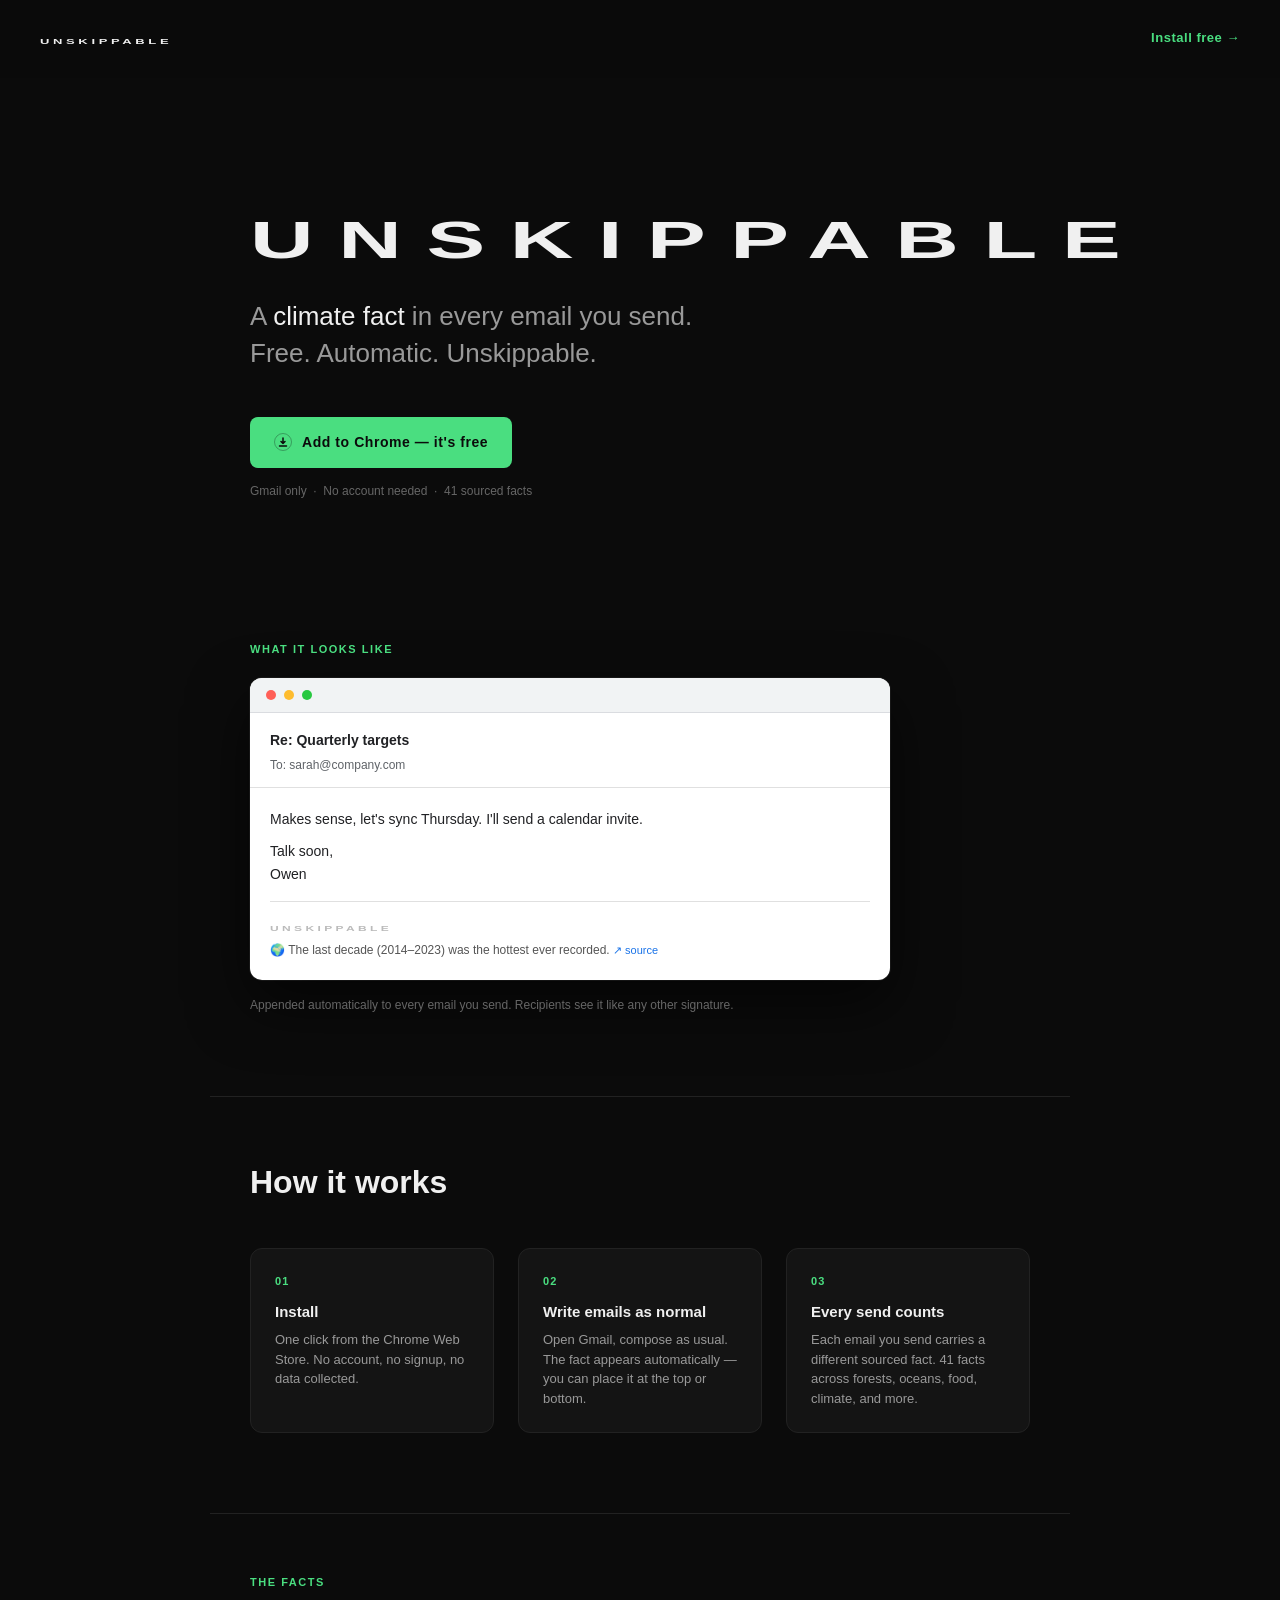
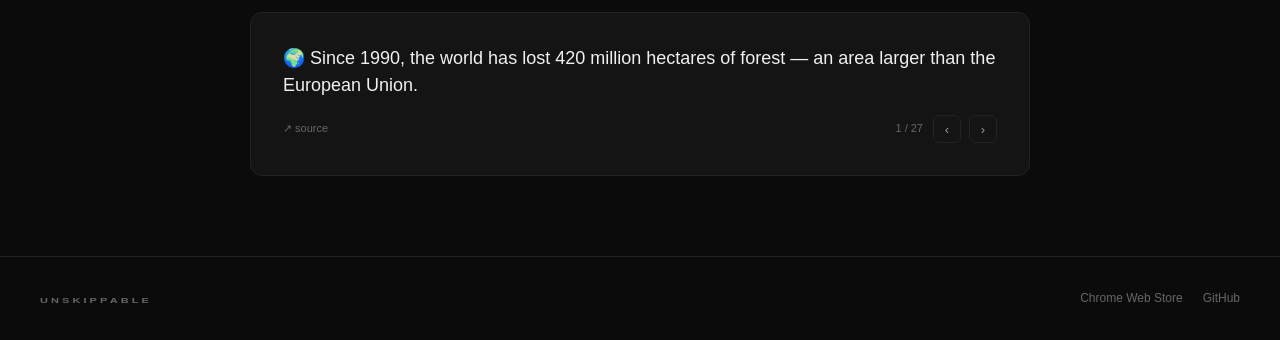
<file: index.html>
<!DOCTYPE html>
<html lang="en">
<head>
  <meta charset="UTF-8">
  <meta name="viewport" content="width=device-width, initial-scale=1.0">
  <title>Unskippable Climate</title>
  <meta name="description" content="A climate fact in every email you send. Free Chrome extension for Gmail.">
  <style>
    *, *::before, *::after { box-sizing: border-box; margin: 0; padding: 0; }

    :root {
      --bg: #0b0b0b;
      --surface: #141414;
      --border: #222;
      --text: #f0f0f0;
      --muted: #666;
      --dim: #999;
      --green: #4ade80;
      --green-dim: #16a34a;
    }

    html { scroll-behavior: smooth; }

    body {
      background: var(--bg);
      color: var(--text);
      font-family: Arial, 'Helvetica Neue', sans-serif;
      line-height: 1.6;
      -webkit-font-smoothing: antialiased;
    }

    /* ── WORDMARK ── */
    .wordmark {
      font-family: 'Arial Black', Impact, 'Helvetica Neue', Arial, sans-serif;
      font-weight: 900;
      letter-spacing: 0.28em;
      text-transform: uppercase;
      display: inline-block;
      transform: scaleY(0.58);
      transform-origin: bottom left;
      line-height: 1;
    }

    /* ── NAV ── */
    nav {
      display: flex;
      align-items: center;
      justify-content: space-between;
      padding: 28px 40px;
      position: sticky;
      top: 0;
      z-index: 100;
      background: rgba(11,11,11,0.88);
      backdrop-filter: blur(12px);
      border-bottom: 1px solid transparent;
      transition: border-color 0.3s;
    }

    nav.scrolled { border-color: var(--border); }

    .nav-wordmark { font-size: 13px; color: var(--text); }

    .nav-install {
      font-size: 13px;
      font-weight: bold;
      color: var(--green);
      text-decoration: none;
      letter-spacing: 0.04em;
      transition: opacity 0.15s;
    }
    .nav-install:hover { opacity: 0.7; }

    /* ── HERO ── */
    .hero {
      padding: 100px 40px 80px;
      max-width: 860px;
      margin: 0 auto;
    }

    .hero-wordmark {
      font-size: clamp(42px, 9vw, 88px);
      color: var(--text);
      margin-bottom: 32px;
      display: block;
    }

    .hero-tagline {
      font-size: clamp(18px, 3vw, 26px);
      color: var(--dim);
      max-width: 520px;
      margin-bottom: 44px;
      line-height: 1.45;
      font-weight: normal;
    }

    .hero-tagline em {
      color: var(--text);
      font-style: normal;
    }

    .btn-install {
      display: inline-flex;
      align-items: center;
      gap: 10px;
      background: var(--green);
      color: #0b0b0b;
      font-size: 14px;
      font-weight: bold;
      letter-spacing: 0.04em;
      padding: 14px 24px;
      border-radius: 8px;
      text-decoration: none;
      transition: opacity 0.15s, transform 0.15s;
    }
    .btn-install:hover { opacity: 0.88; transform: translateY(-1px); }

    .btn-install svg { flex-shrink: 0; }

    .hero-sub {
      margin-top: 14px;
      font-size: 12px;
      color: var(--muted);
    }

    /* ── DEMO ── */
    .demo {
      padding: 60px 40px 80px;
      max-width: 860px;
      margin: 0 auto;
    }

    .section-label {
      font-size: 11px;
      font-weight: bold;
      letter-spacing: 0.14em;
      text-transform: uppercase;
      color: var(--green);
      margin-bottom: 20px;
    }

    .email-mock {
      background: #fff;
      border-radius: 12px;
      overflow: hidden;
      box-shadow: 0 0 0 1px rgba(255,255,255,0.06), 0 24px 60px rgba(0,0,0,0.6);
      max-width: 640px;
    }

    .email-chrome {
      background: #f1f3f4;
      padding: 12px 16px;
      display: flex;
      align-items: center;
      gap: 8px;
      border-bottom: 1px solid #dadce0;
    }

    .chrome-dot {
      width: 10px; height: 10px;
      border-radius: 50%;
    }
    .chrome-dot:nth-child(1) { background: #ff5f57; }
    .chrome-dot:nth-child(2) { background: #febc2e; }
    .chrome-dot:nth-child(3) { background: #28c840; }

    .email-header {
      padding: 16px 20px 12px;
      border-bottom: 1px solid #e0e0e0;
    }

    .email-subject {
      font-family: Arial, sans-serif;
      font-size: 14px;
      font-weight: bold;
      color: #202124;
      margin-bottom: 4px;
    }

    .email-meta {
      font-family: Arial, sans-serif;
      font-size: 12px;
      color: #5f6368;
    }

    .email-body {
      padding: 20px;
      font-family: Arial, sans-serif;
      font-size: 14px;
      color: #202124;
      line-height: 1.6;
    }

    .email-body p { margin-bottom: 10px; }

    .uc-block {
      margin-top: 16px;
      padding-top: 12px;
      border-top: 1px solid #e0e0e0;
    }

    .uc-wordmark-email {
      font-family: 'Arial Black', Impact, sans-serif;
      font-size: 12px;
      font-weight: 900;
      letter-spacing: 0.28em;
      text-transform: uppercase;
      display: inline-block;
      transform: scaleY(0.58);
      transform-origin: bottom left;
      color: #bbb;
      line-height: 1;
      margin-bottom: 6px;
    }

    .uc-fact {
      font-family: Arial, sans-serif;
      font-size: 12px;
      color: #555;
    }

    .uc-fact a {
      color: #1a73e8;
      text-decoration: none;
      font-size: 11px;
    }

    .demo-caption {
      margin-top: 16px;
      font-size: 12px;
      color: var(--muted);
    }

    /* ── HOW IT WORKS ── */
    .how {
      padding: 60px 40px 80px;
      max-width: 860px;
      margin: 0 auto;
      border-top: 1px solid var(--border);
    }

    .how h2 {
      font-size: clamp(22px, 4vw, 32px);
      font-weight: bold;
      margin-bottom: 40px;
      color: var(--text);
    }

    .steps {
      display: grid;
      grid-template-columns: repeat(auto-fit, minmax(200px, 1fr));
      gap: 24px;
    }

    .step {
      background: var(--surface);
      border: 1px solid var(--border);
      border-radius: 12px;
      padding: 24px;
    }

    .step-num {
      font-size: 11px;
      font-weight: bold;
      letter-spacing: 0.1em;
      color: var(--green);
      margin-bottom: 10px;
    }

    .step-title {
      font-size: 15px;
      font-weight: bold;
      margin-bottom: 6px;
      color: var(--text);
    }

    .step-desc {
      font-size: 13px;
      color: var(--dim);
      line-height: 1.5;
    }

    /* ── FACTS TICKER ── */
    .ticker {
      padding: 60px 40px 80px;
      max-width: 860px;
      margin: 0 auto;
      border-top: 1px solid var(--border);
    }

    .ticker-inner {
      background: var(--surface);
      border: 1px solid var(--border);
      border-radius: 12px;
      padding: 32px;
      min-height: 120px;
      display: flex;
      flex-direction: column;
      justify-content: space-between;
      gap: 16px;
    }

    .ticker-fact {
      font-size: clamp(15px, 2.5vw, 18px);
      color: var(--text);
      line-height: 1.5;
      transition: opacity 0.4s;
    }

    .ticker-fact.fade { opacity: 0; }

    .ticker-meta {
      display: flex;
      align-items: center;
      justify-content: space-between;
      gap: 12px;
    }

    .ticker-source {
      font-size: 11px;
      color: var(--muted);
      text-decoration: none;
    }
    .ticker-source:hover { color: var(--dim); }

    .ticker-nav {
      display: flex;
      gap: 8px;
    }

    .ticker-btn {
      background: none;
      border: 1px solid var(--border);
      color: var(--dim);
      width: 28px;
      height: 28px;
      border-radius: 6px;
      cursor: pointer;
      font-size: 13px;
      display: flex;
      align-items: center;
      justify-content: center;
      transition: border-color 0.15s, color 0.15s;
    }
    .ticker-btn:hover { border-color: var(--dim); color: var(--text); }

    .ticker-count {
      font-size: 11px;
      color: var(--muted);
      align-self: center;
    }

    /* ── FOOTER ── */
    footer {
      border-top: 1px solid var(--border);
      padding: 32px 40px;
      display: flex;
      align-items: center;
      justify-content: space-between;
      flex-wrap: wrap;
      gap: 12px;
    }

    .footer-wordmark { font-size: 11px; color: var(--muted); }

    .footer-links {
      display: flex;
      gap: 20px;
    }

    .footer-links a {
      font-size: 12px;
      color: var(--muted);
      text-decoration: none;
      transition: color 0.15s;
    }
    .footer-links a:hover { color: var(--dim); }

    /* ── RESPONSIVE ── */
    @media (max-width: 600px) {
      nav, .hero, .demo, .how, .ticker, footer { padding-left: 20px; padding-right: 20px; }
      .hero { padding-top: 60px; }
    }
  </style>
</head>
<body>

  <!-- NAV -->
  <nav id="nav">
    <span class="wordmark nav-wordmark" style="font-size:13px;">Unskippable</span>
    <a href="#install" class="nav-install">Install free →</a>
  </nav>

  <!-- HERO -->
  <section class="hero">
    <span class="wordmark hero-wordmark">Unskippable</span>
    <p class="hero-tagline">
      A <em>climate fact</em> in every email you send.<br>
      Free. Automatic. Unskippable.
    </p>
    <a href="#install" class="btn-install" id="install">
      <svg width="18" height="18" viewBox="0 0 18 18" fill="none">
        <circle cx="9" cy="9" r="8.5" stroke="#0b0b0b" stroke-opacity="0.3"/>
        <path d="M9 5v5.5M9 10.5l-2-2M9 10.5l2-2" stroke="#0b0b0b" stroke-width="1.5" stroke-linecap="round" stroke-linejoin="round"/>
        <path d="M5.5 13h7" stroke="#0b0b0b" stroke-width="1.5" stroke-linecap="round"/>
      </svg>
      Add to Chrome — it's free
    </a>
    <p class="hero-sub">Gmail only &nbsp;·&nbsp; No account needed &nbsp;·&nbsp; 41 sourced facts</p>
  </section>

  <!-- DEMO -->
  <section class="demo">
    <div class="section-label">What it looks like</div>
    <div class="email-mock">
      <div class="email-chrome">
        <div class="chrome-dot"></div>
        <div class="chrome-dot"></div>
        <div class="chrome-dot"></div>
      </div>
      <div class="email-header">
        <div class="email-subject">Re: Quarterly targets</div>
        <div class="email-meta">To: sarah@company.com</div>
      </div>
      <div class="email-body">
        <p>Makes sense, let's sync Thursday. I'll send a calendar invite.</p>
        <p>Talk soon,<br>Owen</p>
        <div class="uc-block">
          <div>
            <span class="uc-wordmark-email">Unskippable</span>
          </div>
          <span class="uc-fact" id="demo-fact">
            🌍 <span id="demo-text">The last decade (2014–2023) was the hottest ever recorded.</span>
            <a href="https://climate.nasa.gov/vital-signs/global-temperature/" target="_blank">↗ source</a>
          </span>
        </div>
      </div>
    </div>
    <p class="demo-caption">Appended automatically to every email you send. Recipients see it like any other signature.</p>
  </section>

  <!-- HOW IT WORKS -->
  <section class="how">
    <h2>How it works</h2>
    <div class="steps">
      <div class="step">
        <div class="step-num">01</div>
        <div class="step-title">Install</div>
        <div class="step-desc">One click from the Chrome Web Store. No account, no signup, no data collected.</div>
      </div>
      <div class="step">
        <div class="step-num">02</div>
        <div class="step-title">Write emails as normal</div>
        <div class="step-desc">Open Gmail, compose as usual. The fact appears automatically — you can place it at the top or bottom.</div>
      </div>
      <div class="step">
        <div class="step-num">03</div>
        <div class="step-title">Every send counts</div>
        <div class="step-desc">Each email you send carries a different sourced fact. 41 facts across forests, oceans, food, climate, and more.</div>
      </div>
    </div>
  </section>

  <!-- FACTS TICKER -->
  <section class="ticker">
    <div class="section-label">The facts</div>
    <div class="ticker-inner">
      <p class="ticker-fact" id="ticker-text"></p>
      <div class="ticker-meta">
        <a href="#" class="ticker-source" id="ticker-source" target="_blank">↗ source</a>
        <div style="display:flex;align-items:center;gap:10px;">
          <span class="ticker-count" id="ticker-count"></span>
          <div class="ticker-nav">
            <button class="ticker-btn" id="ticker-prev">‹</button>
            <button class="ticker-btn" id="ticker-next">›</button>
          </div>
        </div>
      </div>
    </div>
  </section>

  <!-- FOOTER -->
  <footer>
    <span class="wordmark footer-wordmark" style="font-size:11px;">Unskippable</span>
    <div class="footer-links">
      <a href="https://chrome.google.com/webstore" target="_blank">Chrome Web Store</a>
      <a href="https://github.com" target="_blank">GitHub</a>
    </div>
  </footer>

  <script>
    // Nav scroll border
    const nav = document.getElementById('nav');
    window.addEventListener('scroll', () => {
      nav.classList.toggle('scrolled', window.scrollY > 10);
    });

    // Facts
    const FACTS = [
      { text: "Since 1990, the world has lost 420 million hectares of forest — an area larger than the European Union.", source: "https://www.fao.org/state-of-forests/en/" },
      { text: "Tropical forests once covered 12% of Earth's land. Today they cover around 5%.", source: "https://www.globalforestwatch.org" },
      { text: "The world loses approximately 10 million hectares of forest per year — down from 16 million in 1990, but from a much smaller remaining base.", source: "https://www.fao.org/state-of-forests/en/" },
      { text: "Half of all habitable land on Earth is used for agriculture — and 77% of that agricultural land is dedicated to livestock.", source: "https://ourworldindata.org/global-land-for-agriculture" },
      { text: "77% of agricultural land is used for livestock — yet animal products provide only 18% of the world's calories.", source: "https://science.sciencemag.org/content/360/6392/987" },
      { text: "Agricultural expansion drives up to 90% of global tropical deforestation.", source: "https://www.fao.org/sustainability/news/detail/en/c/1274219/" },
      { text: "Three-quarters of the world's crop species depend on pollinators — insects underpin 35% of global food production, including most fruits, nuts, and vegetables.", source: "https://www.ipbes.net/assessment-reports/pollinators" },
      { text: "Approximately 40% of invertebrate pollinator species — including bees and butterflies — are currently at risk of extinction.", source: "https://www.ipbes.net/assessment-reports/pollinators" },
      { text: "21 of the world's 37 largest aquifers are being depleted faster than they can naturally replenish.", source: "https://agupubs.onlinelibrary.wiley.com/doi/10.1002/2015WR017349" },
      { text: "The Ogallala Aquifer — which irrigates 30% of all US groundwater-fed agriculture — took millions of years to fill and is being drained in decades.", source: "https://www.scientificamerican.com/article/ogallala-aquifer/" },
      { text: "Monitored wildlife populations have declined by an average of 73% since 1970.", source: "https://livingplanet.panda.org/" },
      { text: "Freshwater species populations have declined by 85% on average since 1970 — the sharpest collapse of any habitat type on Earth.", source: "https://livingplanet.panda.org/" },
      { text: "The last decade (2014–2023) was the hottest ever recorded.", source: "https://climate.nasa.gov/vital-signs/global-temperature/" },
      { text: "Global sea levels have risen 21–24cm since 1880, with the rate of rise doubling since 2006.", source: "https://climate.nasa.gov/vital-signs/sea-level/" },
      { text: "CO₂ levels in the atmosphere are now higher than at any point in at least 800,000 years.", source: "https://climate.nasa.gov/vital-signs/carbon-dioxide/" },
      { text: "The 2023–2025 global coral bleaching event — the fourth ever recorded and the most severe in history — impacted 84% of the world's reefs across 82 countries.", source: "https://coralreefwatch.noaa.gov/" },
      { text: "Around 8 million tonnes of plastic enter the world's oceans every year.", source: "https://www.science.org/doi/10.1126/science.1260352" },
      { text: "Only 9% of all plastic waste produced globally has ever been recycled.", source: "https://www.ecowatch.com/" },
      { text: "Every additional degree Celsius of warming reduces global food production capacity by approximately 120 calories per person per day.", source: "https://www.nature.com/" },
      { text: "72% of the world's staple crops are grown in just 5 countries — a synchronized failure could become possible every 11 years by mid-century.", source: "https://www.woodwellclimate.org/" },
      { text: "Microplastics have now been detected in human blood, lungs, placentas, and breast milk.", source: "https://www.nejm.org/doi/full/10.1056/NEJMoa2309822" },
      { text: "The cost of solar power has fallen by 90% in the last decade — the fastest cost decline of any energy source in history.", source: "https://www.iea.org/reports/world-energy-outlook-2023" },
      { text: "The ozone layer is on track to fully recover by 2066, thanks to the 1987 Montreal Protocol — the most successful international environmental agreement ever reached.", source: "https://ozone.unep.org/science/assessment/sap" },
      { text: "2025 became the first full calendar year on record to exceed 1.5°C of warming above pre-industrial levels.", source: "https://climate.copernicus.eu/" },
      { text: "The International Court of Justice declared in 2025 that nations have legally binding obligations to prevent climate harm.", source: "https://www.icj-cij.org/" },
      { text: "For the first time, scientists formally attributed specific heatwave deaths to named fossil fuel companies — opening the door to direct legal liability.", source: "https://www.worldweatherattribution.org/" },
      { text: "The UN High Seas Treaty entered ratification in 2025 — the first legal framework ever to govern the high seas, which cover nearly half the planet.", source: "https://www.un.org/bbnjagreement" },
    ];

    let tickerIndex = 0;
    const tickerText = document.getElementById('ticker-text');
    const tickerSource = document.getElementById('ticker-source');
    const tickerCount = document.getElementById('ticker-count');

    function showFact(i) {
      tickerText.classList.add('fade');
      setTimeout(() => {
        const f = FACTS[i];
        tickerText.textContent = '🌍 ' + f.text;
        tickerSource.href = f.source;
        tickerCount.textContent = (i + 1) + ' / ' + FACTS.length;
        tickerText.classList.remove('fade');
      }, 380);
    }

    document.getElementById('ticker-next').addEventListener('click', () => {
      tickerIndex = (tickerIndex + 1) % FACTS.length;
      showFact(tickerIndex);
    });

    document.getElementById('ticker-prev').addEventListener('click', () => {
      tickerIndex = (tickerIndex - 1 + FACTS.length) % FACTS.length;
      showFact(tickerIndex);
    });

    showFact(0);

    // Auto-advance ticker every 6s
    setInterval(() => {
      tickerIndex = (tickerIndex + 1) % FACTS.length;
      showFact(tickerIndex);
    }, 6000);

    // Cycle demo fact too
    const demoText = document.getElementById('demo-text');
    const demoFacts = [
      "The last decade (2014–2023) was the hottest ever recorded.",
      "77% of agricultural land is used for livestock — yet animal products provide only 18% of the world's calories.",
      "Monitored wildlife populations have declined by an average of 73% since 1970.",
      "Around 8 million tonnes of plastic enter the world's oceans every year.",
    ];
    let demoIdx = 0;
    setInterval(() => {
      demoIdx = (demoIdx + 1) % demoFacts.length;
      demoText.style.opacity = 0;
      setTimeout(() => {
        demoText.textContent = demoFacts[demoIdx];
        demoText.style.opacity = 1;
      }, 350);
    }, 5000);
    demoText.style.transition = 'opacity 0.35s';
  </script>
</body>
</html>
</file>
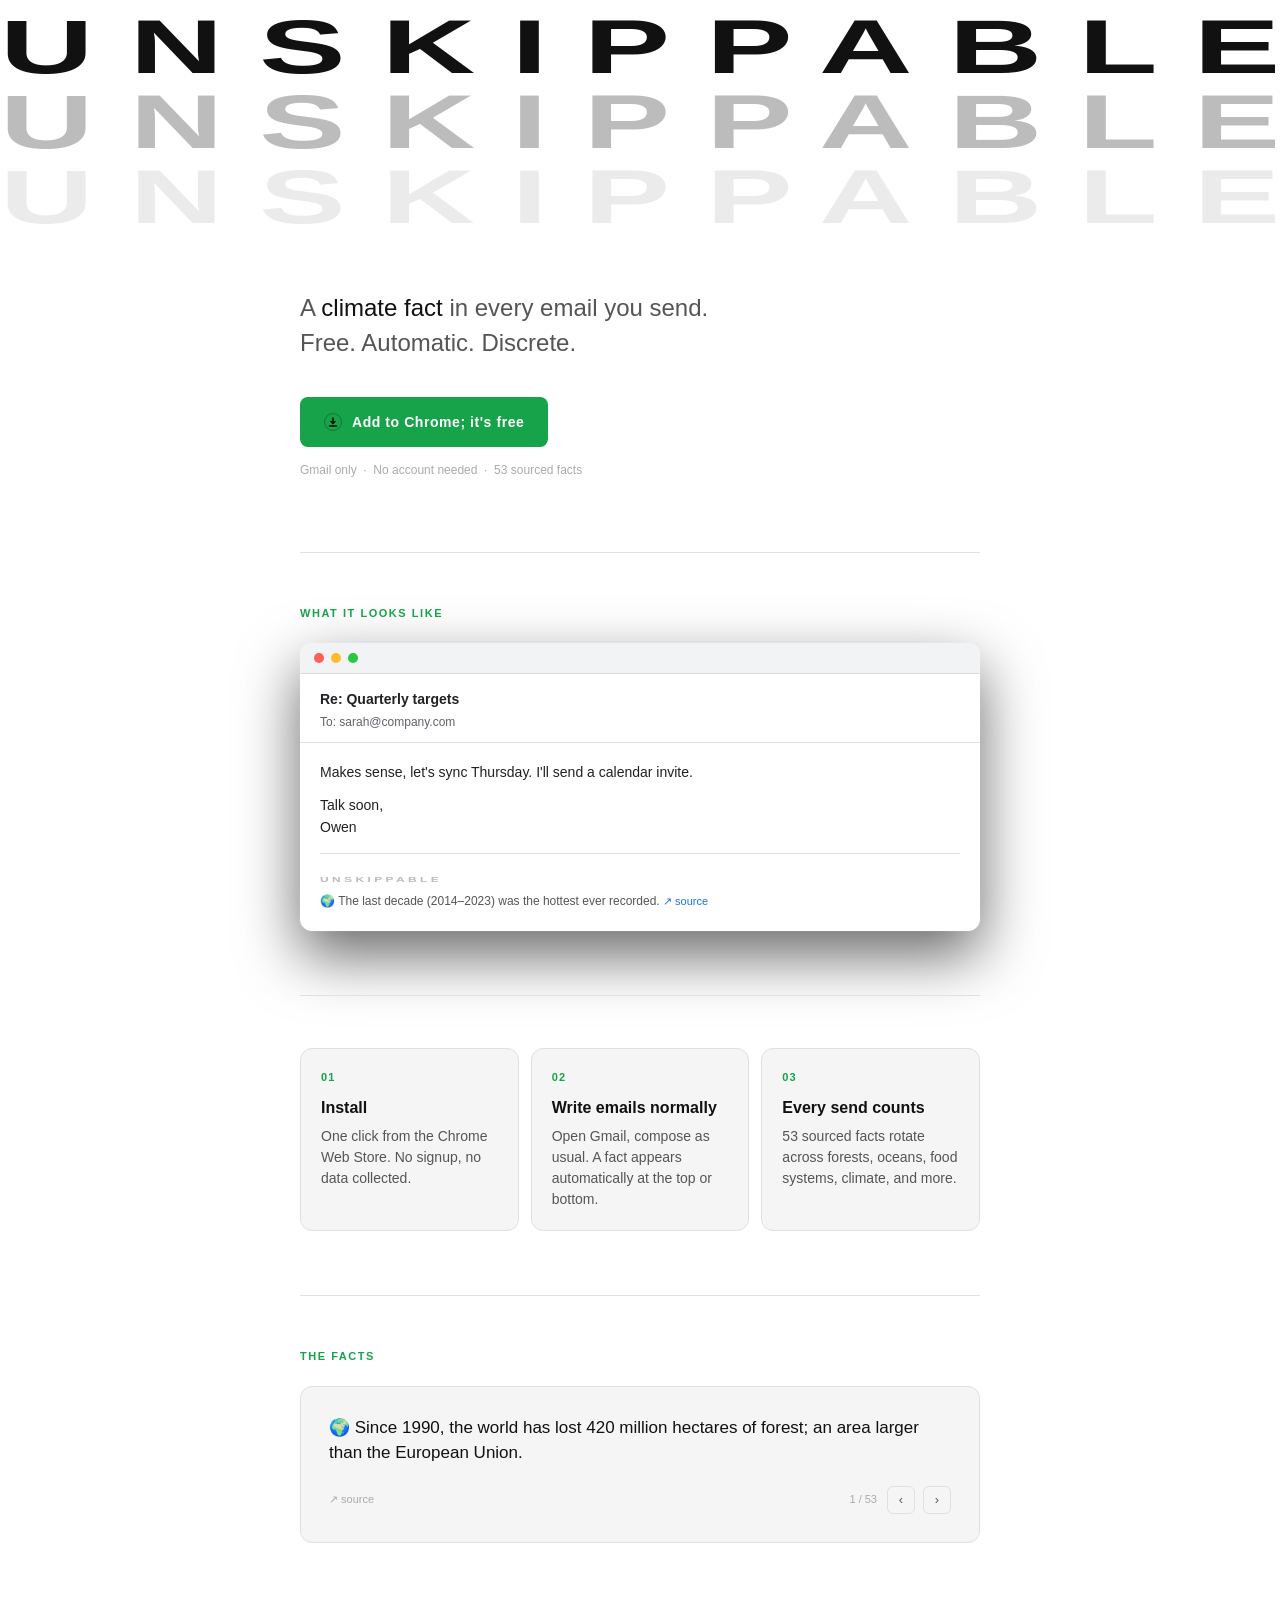
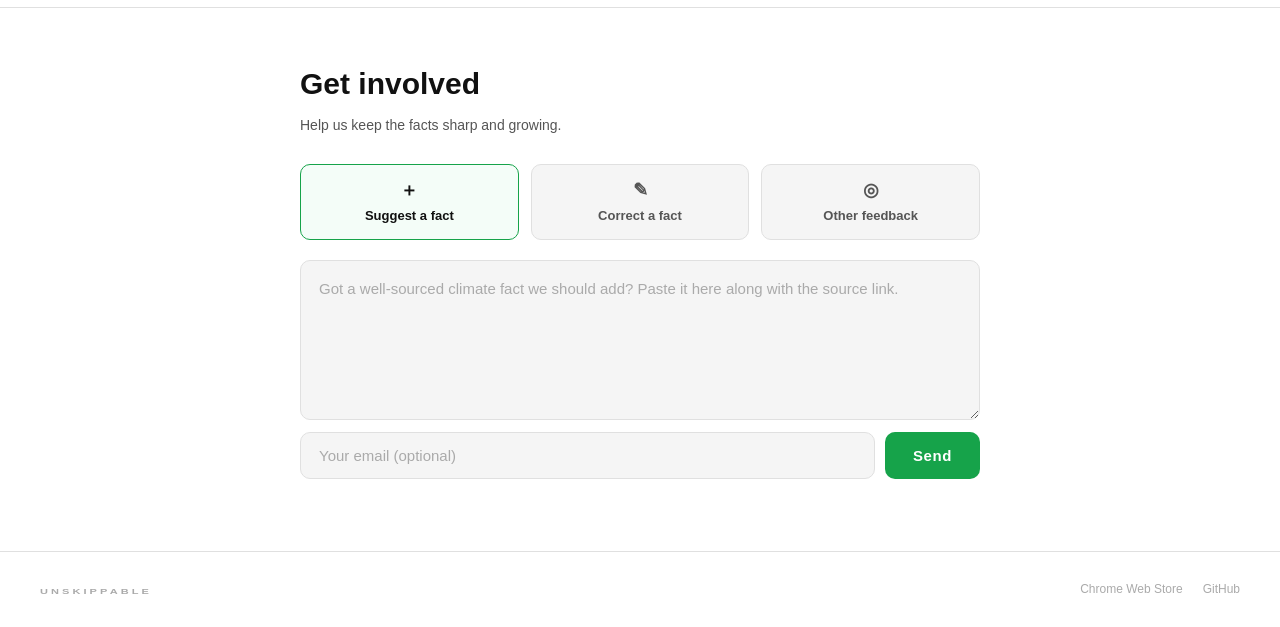
<file: web/index.html>
<!DOCTYPE html>
<html lang="en">
<head>
  <meta charset="UTF-8">
  <meta name="viewport" content="width=device-width, initial-scale=1.0">
  <title>Unskippable Climate</title>
  <meta name="description" content="A climate fact in every email you send. Free Chrome extension for Gmail.">
  <link rel="icon" href="data:image/svg+xml,<svg xmlns='http://www.w3.org/2000/svg' viewBox='0 0 100 100'><text y='0.9em' font-size='95' font-family='Arial Black,Arial,sans-serif' font-weight='900' fill='%23111'>U</text></svg>">
  <style>
    *, *::before, *::after { box-sizing: border-box; margin: 0; padding: 0; }

    :root {
      --bg: #ffffff;
      --surface: #f5f5f5;
      --border: #e0e0e0;
      --text: #111111;
      --muted: #aaa;
      --dim: #555;
      --green: #16a34a;
    }

    html { scroll-behavior: smooth; }

    body {
      background: var(--bg);
      color: var(--text);
      font-family: Arial, 'Helvetica Neue', sans-serif;
      line-height: 1.6;
      -webkit-font-smoothing: antialiased;
      overflow-x: hidden;
    }

    /* ── WORDMARK STACK ── */
    .wordmarks-stack {
      width: 100%;
      overflow: hidden;
      padding-top: 10px;
    }
    .wm {
      font-family: 'Arial Black', Impact, 'Helvetica Neue', Arial, sans-serif;
      font-weight: 900;
      letter-spacing: 0.28em;
      text-transform: uppercase;
      white-space: nowrap;
      display: block;
      color: var(--text);
      transform: scaleY(0.58);
      transform-origin: top left;
      line-height: 1;
    }

    /* ── CENTERED COLUMN ── */
    .col {
      max-width: 760px;
      margin: 0 auto;
      padding: 0 40px;
    }

    /* ── HERO ── */
    .hero { padding: 56px 0 72px; }

    .hero-tagline {
      font-size: clamp(18px, 2.5vw, 24px);
      color: var(--dim);
      max-width: 480px;
      margin-bottom: 36px;
      line-height: 1.45;
    }
    .hero-tagline em { color: var(--text); font-style: normal; }

    .btn-install {
      display: inline-flex;
      align-items: center;
      gap: 10px;
      background: var(--green);
      color: #ffffff;
      font-size: 14px;
      font-weight: bold;
      letter-spacing: 0.04em;
      padding: 14px 24px;
      border-radius: 8px;
      text-decoration: none;
      transition: opacity 0.15s, transform 0.15s;
    }
    .btn-install:hover { opacity: 0.88; transform: translateY(-1px); }
    .hero-sub { margin-top: 14px; font-size: 12px; color: var(--muted); }

    /* ── STEPS ── */
    .steps-section {
      padding: 52px 0 64px;
      border-top: 1px solid var(--border);
    }
    .steps { display: flex; gap: 12px; }
    .step {
      flex: 1;
      background: var(--surface);
      border: 1px solid var(--border);
      border-radius: 12px;
      padding: 20px;
    }
    .step-num { font-size: 11px; font-weight: bold; letter-spacing: 0.1em; color: var(--green); margin-bottom: 8px; }
    .step-title { font-size: 16px; font-weight: bold; margin-bottom: 6px; }
    .step-desc { font-size: 14px; color: var(--dim); line-height: 1.5; }

    /* ── DEMO ── */
    .demo { padding: 52px 0 64px; border-top: 1px solid var(--border); }

    .section-label {
      font-size: 11px;
      font-weight: bold;
      letter-spacing: 0.14em;
      text-transform: uppercase;
      color: var(--green);
      margin-bottom: 20px;
    }

    .email-mock {
      background: #fff;
      border-radius: 12px;
      overflow: hidden;
      box-shadow: 0 0 0 1px rgba(255,255,255,0.06), 0 24px 60px rgba(0,0,0,0.6);
    }
    .email-chrome {
      background: #f1f3f4;
      padding: 10px 14px;
      display: flex;
      align-items: center;
      gap: 7px;
      border-bottom: 1px solid #dadce0;
    }
    .chrome-dot { width: 10px; height: 10px; border-radius: 50%; }
    .chrome-dot:nth-child(1) { background: #ff5f57; }
    .chrome-dot:nth-child(2) { background: #febc2e; }
    .chrome-dot:nth-child(3) { background: #28c840; }
    .email-header { padding: 14px 20px 10px; border-bottom: 1px solid #e0e0e0; }
    .email-subject { font-family: Arial, sans-serif; font-size: 14px; font-weight: bold; color: #202124; margin-bottom: 3px; }
    .email-meta { font-family: Arial, sans-serif; font-size: 12px; color: #5f6368; }
    .email-body { padding: 18px 20px 20px; font-family: Arial, sans-serif; font-size: 14px; color: #202124; line-height: 1.6; }
    .email-body p { margin-bottom: 10px; }
    .uc-block { margin-top: 14px; padding-top: 11px; border-top: 1px solid #e0e0e0; }
    .uc-wordmark-email {
      font-family: 'Arial Black', Impact, sans-serif;
      font-size: 12px; font-weight: 900; letter-spacing: 0.28em; text-transform: uppercase;
      display: inline-block; transform: scaleY(0.58); transform-origin: bottom left;
      color: #bbb; line-height: 1; margin-bottom: 6px;
    }
    .uc-fact { font-family: Arial, sans-serif; font-size: 12px; color: #555; }
    .uc-fact a { color: #1a73e8; text-decoration: none; font-size: 11px; }
    .demo-caption { margin-top: 14px; font-size: 12px; color: var(--muted); }

    /* ── FACTS TICKER ── */
    .ticker { padding: 52px 0 64px; border-top: 1px solid var(--border); }
    .ticker-inner {
      background: var(--surface);
      border: 1px solid var(--border);
      border-radius: 12px;
      padding: 28px;
      min-height: 110px;
      display: flex; flex-direction: column;
      justify-content: space-between; gap: 20px;
    }
    .ticker-fact { font-size: clamp(14px, 2vw, 17px); color: var(--text); line-height: 1.5; transition: opacity 0.4s; }
    .ticker-fact.fade { opacity: 0; }
    .ticker-meta { display: flex; align-items: center; justify-content: space-between; gap: 12px; }
    .ticker-source { font-size: 11px; color: var(--muted); text-decoration: none; }
    .ticker-source:hover { color: var(--dim); }
    .ticker-nav { display: flex; gap: 8px; }
    .ticker-btn {
      background: none; border: 1px solid var(--border); color: var(--dim);
      width: 28px; height: 28px; border-radius: 6px; cursor: pointer;
      font-size: 13px; display: flex; align-items: center; justify-content: center;
      transition: border-color 0.15s, color 0.15s;
    }
    .ticker-btn:hover { border-color: var(--dim); color: var(--text); }
    .ticker-count { font-size: 11px; color: var(--muted); align-self: center; }

    /* ── FEEDBACK ── */
    .feedback-section { padding: 52px 0 72px; border-top: 1px solid var(--border); }
    .feedback-section h2 { font-size: clamp(22px, 3vw, 30px); font-weight: bold; margin-bottom: 6px; }
    .feedback-section > .col > p { font-size: 14px; color: var(--dim); margin-bottom: 28px; }

    .feedback-types {
      display: flex;
      gap: 12px;
      margin-bottom: 20px;
    }
    .type-btn {
      flex: 1;
      background: var(--surface);
      border: 1px solid var(--border);
      border-radius: 10px;
      color: var(--dim);
      font-family: Arial, sans-serif;
      font-size: 13px;
      font-weight: bold;
      padding: 14px 12px;
      cursor: pointer;
      transition: border-color 0.15s, color 0.15s, background 0.15s;
      text-align: center;
      line-height: 1.3;
    }
    .type-btn .type-icon { font-size: 18px; display: block; margin-bottom: 5px; }
    .type-btn:hover { border-color: #444; color: var(--text); }
    .type-btn.active { border-color: var(--green); color: var(--text); background: rgba(74,222,128,0.06); }

    .feedback-form { display: flex; flex-direction: column; gap: 12px; }

    .feedback-form textarea {
      width: 100%;
      background: var(--surface);
      border: 1px solid var(--border);
      border-radius: 10px;
      color: var(--text);
      font-family: Arial, sans-serif;
      font-size: 15px;
      line-height: 1.6;
      padding: 16px 18px;
      resize: vertical;
      min-height: 160px;
      transition: border-color 0.15s;
      outline: none;
    }
    .feedback-form textarea::placeholder { color: var(--muted); }
    .feedback-form textarea:focus { border-color: #555; }

    .feedback-row { display: flex; gap: 10px; }

    .feedback-form input[type="email"] {
      flex: 1;
      background: var(--surface);
      border: 1px solid var(--border);
      border-radius: 10px;
      color: var(--text);
      font-family: Arial, sans-serif;
      font-size: 15px;
      padding: 14px 18px;
      transition: border-color 0.15s;
      outline: none;
      min-width: 0;
    }
    .feedback-form input[type="email"]::placeholder { color: var(--muted); }
    .feedback-form input[type="email"]:focus { border-color: #555; }

    .btn-submit {
      background: var(--green);
      color: #ffffff;
      border: none;
      border-radius: 10px;
      font-family: Arial, sans-serif;
      font-size: 15px;
      font-weight: bold;
      letter-spacing: 0.04em;
      padding: 14px 28px;
      cursor: pointer;
      white-space: nowrap;
      flex-shrink: 0;
      transition: opacity 0.15s;
    }
    .btn-submit:hover { opacity: 0.85; }
    .btn-submit:disabled { opacity: 0.4; cursor: default; }
    .feedback-thanks { font-size: 14px; color: var(--green); display: none; padding-top: 4px; }

    /* ── FOOTER ── */
    footer {
      border-top: 1px solid var(--border);
      padding: 28px 40px;
      display: flex; align-items: center; justify-content: space-between;
      flex-wrap: wrap; gap: 12px;
    }
    .footer-wordmark {
      font-family: 'Arial Black', Impact, 'Helvetica Neue', Arial, sans-serif;
      font-weight: 900; letter-spacing: 0.28em; text-transform: uppercase;
      display: inline-block; transform: scaleY(0.58); transform-origin: bottom left;
      line-height: 1; font-size: 11px; color: var(--muted);
    }
    .footer-links { display: flex; gap: 20px; }
    .footer-links a { font-size: 12px; color: var(--muted); text-decoration: none; transition: color 0.15s; }
    .footer-links a:hover { color: var(--dim); }

    @media (max-width: 600px) {
      .col { padding: 0 20px; }
      .hero { padding: 36px 0 52px; }
      .hero-tagline { font-size: clamp(20px, 5.5vw, 24px); margin-bottom: 28px; }
      .hero-sub { font-size: 11px; }
      .btn-install { font-size: 13px; padding: 13px 20px; }
      .steps { flex-direction: column; gap: 10px; }
      .step { padding: 16px; }
      .steps-section { padding: 36px 0 48px; }
      .demo { padding: 36px 0 48px; }
      .ticker { padding: 36px 0 48px; }
      .ticker-inner { padding: 20px; }
      .feedback-section { padding: 36px 0 52px; }
      .feedback-types { flex-direction: column; }
      .feedback-row { flex-direction: column; }
      .feedback-form textarea { min-height: 120px; font-size: 16px; }
      .feedback-form input[type="email"] { font-size: 16px; }
      .btn-submit { width: 100%; }
      footer { padding-left: 20px; padding-right: 20px; flex-direction: column; align-items: flex-start; gap: 16px; }
    }
  </style>
</head>
<body>

  <!-- WORDMARK STACK -->
  <div class="wordmarks-stack">
    <span class="wm" style="opacity:1;">Unskippable</span>
    <span class="wm" style="opacity:0.28;">Unskippable</span>
    <span class="wm" style="opacity:0.08;">Unskippable</span>
  </div>

  <!-- HERO -->
  <div class="col">
    <section class="hero">
      <p class="hero-tagline">
        A <em>climate fact</em> in every email you send.<br>
        Free. Automatic. Discrete.
      </p>
      <a href="https://chromewebstore.google.com/detail/unskippable-climate/mfjnccfdpclokikggljhocegalicegkp" class="btn-install">
        <svg width="18" height="18" viewBox="0 0 18 18" fill="none">
          <circle cx="9" cy="9" r="8.5" stroke="#0b0b0b" stroke-opacity="0.3"/>
          <path d="M9 5v5.5M9 10.5l-2-2M9 10.5l2-2" stroke="#0b0b0b" stroke-width="1.5" stroke-linecap="round" stroke-linejoin="round"/>
          <path d="M5.5 13h7" stroke="#0b0b0b" stroke-width="1.5" stroke-linecap="round"/>
        </svg>
        Add to Chrome; it's free
      </a>
      <p class="hero-sub">Gmail only &nbsp;·&nbsp; No account needed &nbsp;·&nbsp; 53 sourced facts</p>
    </section>
  </div>

  <!-- DEMO -->
  <div class="col">
    <section class="demo">
      <div class="section-label">What it looks like</div>
      <div class="email-mock">
        <div class="email-chrome">
          <div class="chrome-dot"></div><div class="chrome-dot"></div><div class="chrome-dot"></div>
        </div>
        <div class="email-header">
          <div class="email-subject">Re: Quarterly targets</div>
          <div class="email-meta">To: sarah@company.com</div>
        </div>
        <div class="email-body">
          <p>Makes sense, let's sync Thursday. I'll send a calendar invite.</p>
          <p>Talk soon,<br>Owen</p>
          <div class="uc-block">
            <div><span class="uc-wordmark-email">Unskippable</span></div>
            <span class="uc-fact">
              🌍 <span id="demo-text">The last decade (2014–2023) was the hottest ever recorded.</span>
              <a href="https://climate.nasa.gov/vital-signs/global-temperature/" target="_blank">↗ source</a>
            </span>
          </div>
        </div>
      </div>
    </section>
  </div>

  <!-- STEPS -->
  <div class="col">
    <section class="steps-section">
      <div class="steps">
        <div class="step">
          <div class="step-num">01</div>
          <div class="step-title">Install</div>
          <div class="step-desc">One click from the Chrome Web Store. No signup, no data collected.</div>
        </div>
        <div class="step">
          <div class="step-num">02</div>
          <div class="step-title">Write emails normally</div>
          <div class="step-desc">Open Gmail, compose as usual. A fact appears automatically at the top or bottom.</div>
        </div>
        <div class="step">
          <div class="step-num">03</div>
          <div class="step-title">Every send counts</div>
          <div class="step-desc">53 sourced facts rotate across forests, oceans, food systems, climate, and more.</div>
        </div>
      </div>
    </section>
  </div>

  <!-- FACTS TICKER -->
  <div class="col">
    <section class="ticker">
      <div class="section-label">The facts</div>
      <div class="ticker-inner">
        <p class="ticker-fact" id="ticker-text"></p>
        <div class="ticker-meta">
          <a href="#" class="ticker-source" id="ticker-source" target="_blank">↗ source</a>
          <div style="display:flex;align-items:center;gap:10px;">
            <span class="ticker-count" id="ticker-count"></span>
            <div class="ticker-nav">
              <button class="ticker-btn" id="ticker-prev">‹</button>
              <button class="ticker-btn" id="ticker-next">›</button>
            </div>
          </div>
        </div>
      </div>
    </section>
  </div>

  <!-- FEEDBACK -->
  <section class="feedback-section">
    <div class="col">
      <h2>Get involved</h2>
      <p>Help us keep the facts sharp and growing.</p>

      <div class="feedback-types">
        <button class="type-btn active" data-type="suggest">
          <span class="type-icon">＋</span>
          Suggest a fact
        </button>
        <button class="type-btn" data-type="correct">
          <span class="type-icon">✎</span>
          Correct a fact
        </button>
        <button class="type-btn" data-type="other">
          <span class="type-icon">◎</span>
          Other feedback
        </button>
      </div>

      <form class="feedback-form" id="feedback-form">
        <textarea id="feedback-msg" name="message" placeholder="Got a well-sourced climate fact we should add? Paste it here along with the source link."></textarea>
        <div class="feedback-row">
          <input type="email" name="email" placeholder="Your email (optional)">
          <button type="submit" class="btn-submit" id="submit-btn">Send</button>
        </div>
        <p class="feedback-thanks" id="feedback-thanks">Thanks; we got it. ✓</p>
      </form>
    </div>
  </section>

  <!-- FOOTER -->
  <footer>
    <span class="footer-wordmark">Unskippable</span>
    <div class="footer-links">
      <a href="https://chromewebstore.google.com/detail/unskippable-climate/mfjnccfdpclokikggljhocegalicegkp" target="_blank">Chrome Web Store</a>
      <a href="https://github.com/moovapp2023/unskippable" target="_blank">GitHub</a>
    </div>
  </footer>

  <script>
    // ── Wordmarks: scale font-size to fill viewport width ──
    const wms = document.querySelectorAll('.wm');
    function fitWordmarks() {
      wms[0].style.fontSize = '100px';
      wms[0].style.display = 'inline-block';
      const naturalWidth = wms[0].getBoundingClientRect().width;
      wms[0].style.display = 'block';
      // Subtract trailing letter-spacing so last character reaches the edge
      const contentWidth = naturalWidth - (0.28 * 100);
      const fontSize = 100 * document.documentElement.clientWidth / contentWidth;
      const compensation = -(fontSize * 0.42);
      wms.forEach(wm => {
        wm.style.fontSize = fontSize + 'px';
        wm.style.marginBottom = compensation + 'px';
      });
    }
    fitWordmarks();
    window.addEventListener('resize', fitWordmarks);

    // ── Feedback type toggle ──
    const placeholders = {
      suggest: "Got a well-sourced climate fact we should add? Paste it here along with the source link.",
      correct: "Which fact needs correcting, and what's wrong with it? Include a better source if you have one.",
      other:   "Love it, hate it, have a thought; we read everything.",
    };
    const typeButtons = document.querySelectorAll('.type-btn');
    const msgArea = document.getElementById('feedback-msg');
    let selectedType = 'suggest';

    typeButtons.forEach(btn => {
      btn.addEventListener('click', () => {
        typeButtons.forEach(b => b.classList.remove('active'));
        btn.classList.add('active');
        selectedType = btn.dataset.type;
        msgArea.placeholder = placeholders[selectedType];
      });
    });

    // ── Facts ──
    const FACTS = [
      { text: "Since 1990, the world has lost 420 million hectares of forest; an area larger than the European Union.", source: "https://www.fao.org/state-of-forests/en/" },
      { text: "Tropical forests once covered 12% of Earth's land. Today they cover around 5%.", source: "https://www.globalforestwatch.org" },
      { text: "The world loses approximately 10 million hectares of forest per year; down from 16 million in 1990, but from a much smaller remaining base.", source: "https://www.fao.org/state-of-forests/en/" },
      { text: "Half of all habitable land on Earth is used for agriculture; 77% of that agricultural land is dedicated to livestock.", source: "https://ourworldindata.org/global-land-for-agriculture" },
      { text: "77% of agricultural land is used for livestock; yet animal products provide only 18% of the world's calories.", source: "https://science.sciencemag.org/content/360/6392/987" },
      { text: "Agricultural expansion drives up to 90% of global tropical deforestation.", source: "https://www.fao.org/sustainability/news/detail/en/c/1274219/" },
      { text: "A third of the world's agricultural land has been degraded by erosion in the past 40 years.", source: "https://www.theguardian.com/environment/2015/dec/02/arable-land-soil-food-security-erosion" },
      { text: "Three-quarters of the world's crop species depend on pollinators; insects underpin 35% of global food production, including most fruits, nuts, and vegetables.", source: "https://www.ipbes.net/assessment-reports/pollinators" },
      { text: "Approximately 40% of invertebrate pollinator species (including bees and butterflies) are currently at risk of extinction.", source: "https://www.ipbes.net/assessment-reports/pollinators" },
      { text: "The global economic value of pollination services is estimated at $235–577 billion annually; provided almost entirely by wild and managed insects now in steep decline.", source: "https://www.ipbes.net/assessment-reports/pollinators" },
      { text: "21 of the world's 37 largest aquifers are being depleted faster than they can naturally replenish.", source: "https://agupubs.onlinelibrary.wiley.com/doi/10.1002/2015WR017349" },
      { text: "The Ogallala Aquifer (which irrigates 30% of all US groundwater-fed agriculture) took millions of years to fill and is being drained in decades.", source: "https://www.scientificamerican.com/article/ogallala-aquifer/" },
      { text: "Monitored wildlife populations have declined by an average of 73% since 1970.", source: "https://livingplanet.panda.org/" },
      { text: "Freshwater species populations have declined by 85% on average since 1970; the sharpest collapse of any habitat type on Earth.", source: "https://livingplanet.panda.org/" },
      { text: "70% of all birds on Earth are now domesticated poultry; only 30% are wild.", source: "https://www.pnas.org/doi/10.1073/pnas.1711842115" },
      { text: "In 50 years of trophy fishing photographs from the Florida Keys, the average size of the fish caught shrank from around 20kg to just over 2kg.", source: "https://pubmed.ncbi.nlm.nih.gov/19183214/" },
      { text: "Species are being lost at an unprecedented rate not seen in 10 million years; nearly 1 in 5 land species are at risk of extinction by the end of the century.", source: "https://www.un.org/sustainabledevelopment/blog/2019/05/nature-decline-unprecedented-report/" },
      { text: "The last decade (2014–2023) was the hottest ever recorded.", source: "https://climate.nasa.gov/vital-signs/global-temperature/" },
      { text: "Globally averaged temperature in 2024 was the warmest in 175 years of record-keeping.", source: "https://thebulletin.org/doomsday-clock/2026-statement/climate-change/" },
      { text: "Global sea levels have risen 21–24cm since 1880, with the rate of rise doubling since 2006.", source: "https://climate.nasa.gov/vital-signs/sea-level/" },
      { text: "The number of recorded climate disasters has increased fivefold over the past 50 years.", source: "https://public.wmo.int/en/media/press-release/wmo-atlas-of-mortality-and-economic-losses" },
      { text: "The average time between severe climate disasters is now just 12 days, compared to an average of 82 days in the early 1980s.", source: "https://thebulletin.org/doomsday-clock/2026-statement/climate-change/" },
      { text: "CO₂ levels in the atmosphere are now higher than at any point in at least 800,000 years.", source: "https://climate.nasa.gov/vital-signs/carbon-dioxide/" },
      { text: "There is a 50-50 chance that 2026 will temporarily breach 1.5°C of warming above pre-industrial levels.", source: "https://thebulletin.org/doomsday-clock/2026-statement/climate-change/" },
      { text: "Based on current global climate policies, we are on track for 2.8°C of warming this century.", source: "https://www.unep.org/resources/emissions-gap-report-2025" },
      { text: "Global disaster costs in 2024 were 14% above the 2000–2024 average, totalling $368 billion.", source: "https://assets.aon.com/-/media/files/aon/reports/2025/2025-climate-catastrophe-insight.pdf" },
      { text: "The 2023–2025 global coral bleaching event (the fourth ever recorded and the most severe in history) impacted 84% of the world's reefs across 82 countries and territories.", source: "https://coralreefwatch.noaa.gov/" },
      { text: "During the first global bleaching event in 1998, 21% of reefs were affected. In 2025, it was 84%.", source: "https://coralreefwatch.noaa.gov/" },
      { text: "Around 8 million tonnes of plastic enter the world's oceans every year.", source: "https://www.science.org/doi/10.1126/science.1260352" },
      { text: "Only 9% of all plastic waste produced globally has ever been recycled.", source: "https://www.ecowatch.com/" },
      { text: "In the United States, the plastic recycling rate is just 5%; despite decades of consumer recycling campaigns.", source: "https://www.ecowatch.com/" },
      { text: "Every additional degree Celsius of warming reduces global food production capacity by approximately 120 calories per person per day.", source: "https://www.nature.com/" },
      { text: "Climate change is projected to reduce global staple crop yields by 8% by 2050 regardless of future emissions; by 24% by 2100 under a high-emissions scenario.", source: "https://www.nature.com/" },
      { text: "72% of the world's staple crops (maize, wheat, soybeans, and rice) are grown in just 5 countries; a synchronized failure across all four is projected to become possible every 11 years by mid-century.", source: "https://www.woodwellclimate.org/" },
      { text: "Microplastics have now been detected in human blood, lungs, placentas, and breast milk.", source: "https://www.nejm.org/doi/full/10.1056/NEJMoa2309822" },
      { text: "A 2024 study found microplastic particles in arterial plaque; patients with higher concentrations had a significantly elevated risk of heart attack and stroke.", source: "https://www.nejm.org/doi/full/10.1056/NEJMoa2309822" },
      { text: "Atmospheric CO₂ concentrations are projected to reach levels that measurably impair human cognitive function within 50 years; levels already regularly exceeded in poorly ventilated buildings today.", source: "https://link.springer.com/article/10.1007/s11869-026-01918-5" },
      { text: "The cost of solar power has fallen by 90% in the last decade; the fastest cost decline of any energy source in history.", source: "https://www.iea.org/reports/world-energy-outlook-2023" },
      { text: "The ozone layer is on track to fully recover by 2066, thanks to the 1987 Montreal Protocol; the most successful international environmental agreement ever reached.", source: "https://ozone.unep.org/science/assessment/sap" },
      { text: "Global renewable energy capacity grew by 50% in 2023; the fastest rate in 20 years.", source: "https://www.iea.org/reports/renewables-2023" },
      { text: "Protected land areas have grown from 10% to 17% of Earth's land surface since 1990, with an international target of 30% by 2030.", source: "https://www.protectedplanet.net/en" },
      { text: "Carbon emissions increased less this decade than the previous one.", source: "https://thebulletin.org/doomsday-clock/2026-statement/climate-change/" },
      { text: "China's carbon emissions (32% of global) appear to have plateaued.", source: "https://thebulletin.org/doomsday-clock/2026-statement/climate-change/" },
      { text: "In 2024, renewable and nuclear energy together surpassed 40% of global electricity generation for the first time.", source: "https://thebulletin.org/doomsday-clock/2026-statement/climate-change/" },
      { text: "We have proof that fossil fuel companies knew they were driving climate change, yet worked to misinform the public about the science of it.", source: "https://www.budget.senate.gov/chairman/newsroom/press/senate-budget-committee-and-house-oversight-committee-release-comprehensive-report-on-fossil-fuel-industry-s-climate-denial-and-disinformation" },
      { text: "Global fossil fuel subsidies reached $7 trillion in 2022 — 7.1% of global GDP.", source: "https://www.imf.org/en/Publications/WP/Issues/2023/08/22/IMF-Fossil-Fuel-Subsidies-Data-2023-Update-537281" },
      { text: "2025 became the first full calendar year on record to exceed 1.5°C of warming above pre-industrial levels; the threshold set by the Paris Agreement.", source: "https://climate.copernicus.eu/" },
      { text: "The International Court of Justice declared in 2025 that nations have legally binding obligations to prevent climate harm; a landmark shift in international climate law.", source: "https://www.icj-cij.org/" },
      { text: "Global negotiations for a legally binding plastics treaty collapsed in 2025, leaving no international framework to halt the 8 million tonnes of plastic entering the ocean each year.", source: "https://www.unep.org/" },
      { text: "For the first time, scientists formally attributed specific heatwave deaths to named fossil fuel companies; opening the door to direct legal liability.", source: "https://www.worldweatherattribution.org/" },
      { text: "The UN High Seas Treaty entered ratification in 2025, aiming to protect 30% of international ocean waters by 2030; the first legal framework ever to govern the high seas, which cover nearly half the planet.", source: "https://www.un.org/bbnjagreement" },
      { text: "Green sea turtle nesting populations rebounded significantly in 2025; a rare conservation success story driven by decades of international protection efforts.", source: "https://earth.org/" },
      { text: "The Conejeres Glacier in Colombia was declared extinct in 2025.", source: "https://glaciercasualtylist.rice.edu" },
    ];

    let tickerIndex = 0;
    const tickerText = document.getElementById('ticker-text');
    const tickerSource = document.getElementById('ticker-source');
    const tickerCount = document.getElementById('ticker-count');

    function showFact(i) {
      tickerText.classList.add('fade');
      setTimeout(() => {
        const f = FACTS[i];
        tickerText.textContent = '🌍 ' + f.text;
        tickerSource.href = f.source;
        tickerCount.textContent = (i + 1) + ' / ' + FACTS.length;
        tickerText.classList.remove('fade');
      }, 380);
    }
    document.getElementById('ticker-next').addEventListener('click', () => { tickerIndex = (tickerIndex + 1) % FACTS.length; showFact(tickerIndex); });
    document.getElementById('ticker-prev').addEventListener('click', () => { tickerIndex = (tickerIndex - 1 + FACTS.length) % FACTS.length; showFact(tickerIndex); });
    showFact(0);
    setInterval(() => { tickerIndex = (tickerIndex + 1) % FACTS.length; showFact(tickerIndex); }, 6000);

    // ── Demo cycle ──
    const demoText = document.getElementById('demo-text');
    const demoFacts = [
      "The last decade (2014–2023) was the hottest ever recorded.",
      "77% of agricultural land is used for livestock; yet it provides only 18% of calories.",
      "Monitored wildlife populations have declined by an average of 73% since 1970.",
      "Around 8 million tonnes of plastic enter the world's oceans every year.",
    ];
    let demoIdx = 0;
    demoText.style.transition = 'opacity 0.35s';
    setInterval(() => {
      demoIdx = (demoIdx + 1) % demoFacts.length;
      demoText.style.opacity = 0;
      setTimeout(() => { demoText.textContent = demoFacts[demoIdx]; demoText.style.opacity = 1; }, 350);
    }, 5000);

    // ── Feedback ──
    const FORMSPREE_URL = 'https://formspree.io/f/mdayzlpb';
    document.getElementById('feedback-form').addEventListener('submit', async (e) => {
      e.preventDefault();
      const btn = document.getElementById('submit-btn');
      const thanks = document.getElementById('feedback-thanks');
      const form = e.target;
      if (!form.message.value.trim()) return;
      btn.disabled = true;
      btn.textContent = 'Sending…';
      try {
        const res = await fetch(FORMSPREE_URL, {
          method: 'POST',
          headers: { 'Accept': 'application/json', 'Content-Type': 'application/json' },
          body: JSON.stringify({ type: selectedType, message: form.message.value, email: form.email.value }),
        });
        if (res.ok) {
          form.message.value = '';
          form.email.value = '';
          thanks.style.display = 'block';
          btn.style.display = 'none';
        } else {
          btn.disabled = false; btn.textContent = 'Send';
        }
      } catch { btn.disabled = false; btn.textContent = 'Send'; }
    });
  </script>
</body>
</html>
</file>
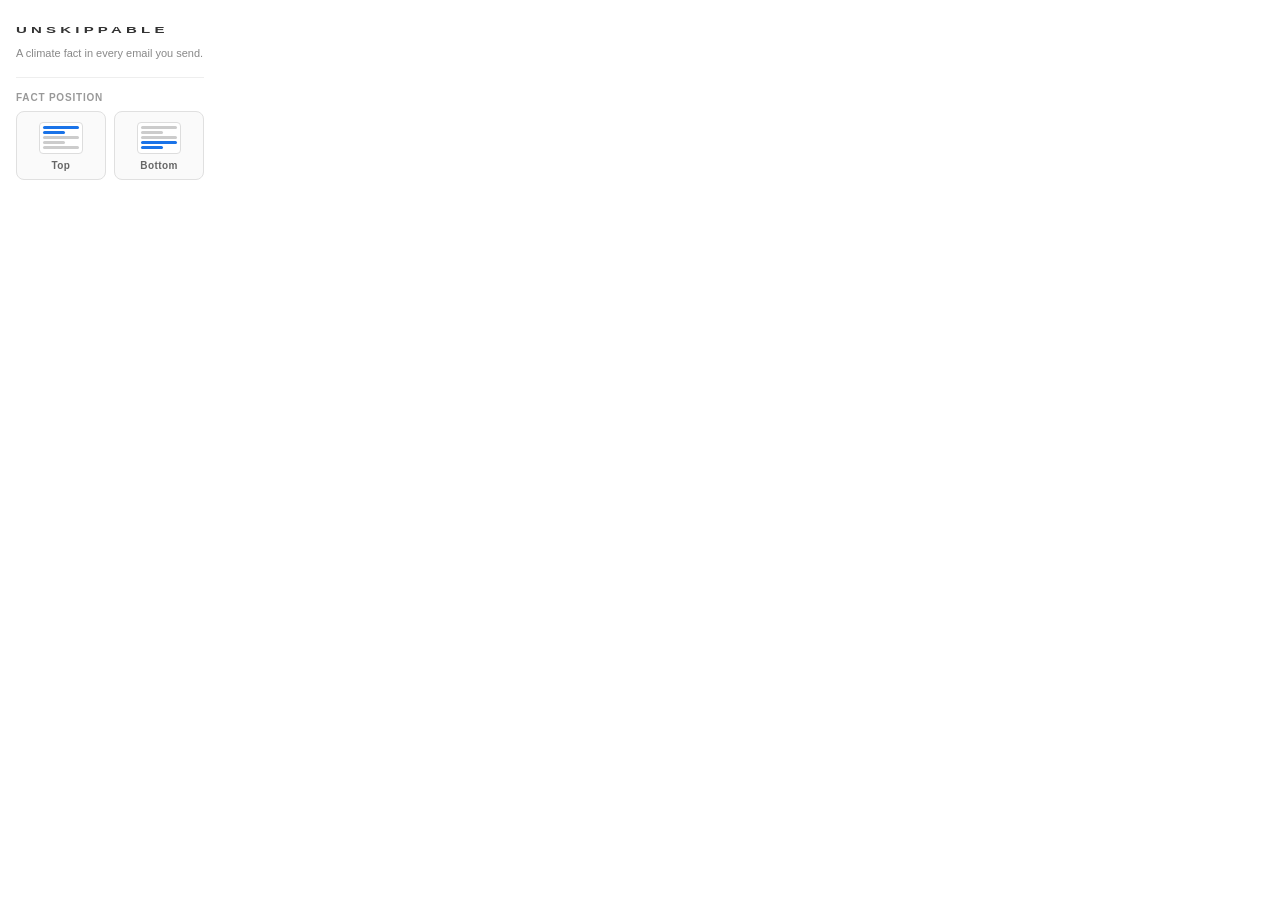
<file: popup.html>
<!DOCTYPE html>
<html lang="en">
<head>
  <meta charset="UTF-8">
  <style>
    * { box-sizing: border-box; margin: 0; padding: 0; }

    body {
      width: 220px;
      padding: 18px 16px 16px;
      font-family: Arial, sans-serif;
      background: #fff;
      color: #333;
    }

    .wordmark {
      font-family: 'Arial Black', Impact, 'Helvetica Neue', Arial, sans-serif;
      font-size: 15px;
      font-weight: 900;
      letter-spacing: 0.28em;
      text-transform: uppercase;
      display: inline-block;
      transform: scaleY(0.58);
      transform-origin: bottom left;
      color: #333;
      line-height: 1;
      margin-bottom: 10px;
    }

    .tagline {
      font-size: 11px;
      color: #888;
      margin-bottom: 16px;
      margin-top: 2px;
      line-height: 1.4;
    }

    .divider {
      border: none;
      border-top: 1px solid #eee;
      margin-bottom: 14px;
    }

    .label {
      font-size: 10px;
      font-weight: bold;
      letter-spacing: 0.08em;
      text-transform: uppercase;
      color: #999;
      margin-bottom: 8px;
    }

    .options {
      display: flex;
      gap: 8px;
    }

    .option {
      flex: 1;
      display: flex;
      flex-direction: column;
      align-items: center;
      gap: 6px;
      padding: 10px 6px 8px;
      border: 1.5px solid #e0e0e0;
      border-radius: 8px;
      cursor: pointer;
      transition: border-color 0.15s, background 0.15s;
      background: #fafafa;
    }

    .option:hover {
      border-color: #aaa;
      background: #f4f4f4;
    }

    .option.active {
      border-color: #1a73e8;
      background: #f0f6ff;
    }

    .option-icon {
      width: 44px;
      height: 32px;
      border-radius: 4px;
      border: 1px solid #ddd;
      background: #fff;
      display: flex;
      flex-direction: column;
      overflow: hidden;
      gap: 2px;
      padding: 3px;
    }

    .option-icon .line {
      height: 3px;
      border-radius: 2px;
      background: #ccc;
    }

    .option-icon .line.highlight {
      background: #1a73e8;
    }

    .option-icon .line.short { width: 60%; }

    .option-label {
      font-size: 10px;
      color: #666;
      font-weight: bold;
      letter-spacing: 0.04em;
    }

    .option.active .option-label {
      color: #1a73e8;
    }
  </style>
</head>
<body>
  <div class="wordmark">Unskippable</div>
  <p class="tagline">A climate fact in every email you send.</p>
  <hr class="divider">
  <div class="label">Fact position</div>
  <div class="options">

    <div class="option" id="opt-top" data-value="top">
      <div class="option-icon">
        <div class="line highlight"></div>
        <div class="line short highlight"></div>
        <div class="line"></div>
        <div class="line short"></div>
        <div class="line"></div>
      </div>
      <div class="option-label">Top</div>
    </div>

    <div class="option" id="opt-bottom" data-value="bottom">
      <div class="option-icon">
        <div class="line"></div>
        <div class="line short"></div>
        <div class="line"></div>
        <div class="line highlight"></div>
        <div class="line short highlight"></div>
      </div>
      <div class="option-label">Bottom</div>
    </div>

  </div>
  <script src="popup.js"></script>
</body>
</html>
</file>
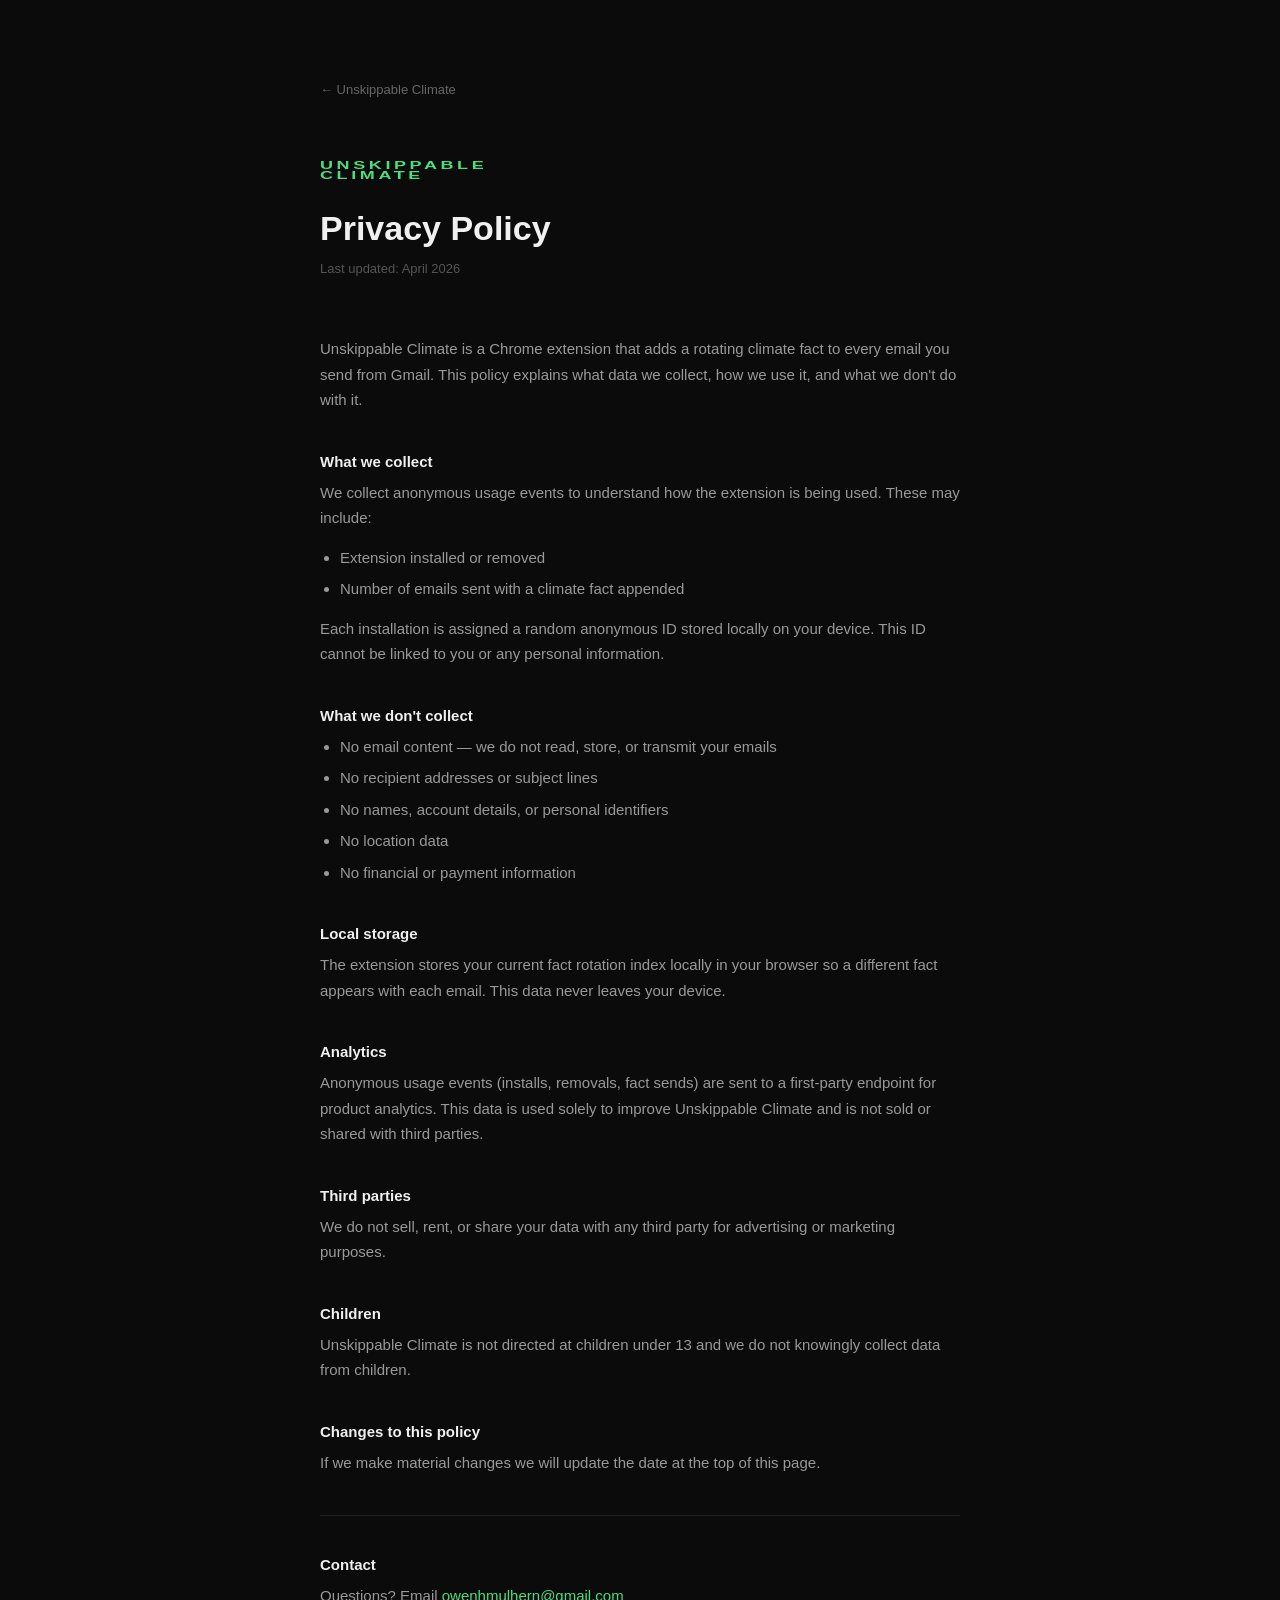
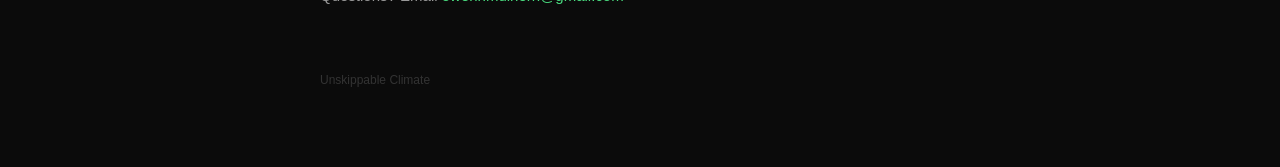
<file: privacy.html>
<!DOCTYPE html>
<html lang="en">
<head>
  <meta charset="UTF-8">
  <meta name="viewport" content="width=device-width, initial-scale=1.0">
  <title>Privacy Policy — Unskippable Climate</title>
  <style>
    *, *::before, *::after { box-sizing: border-box; margin: 0; padding: 0; }
    body {
      background: #0b0b0b; color: #f0f0f0;
      font-family: Arial, 'Helvetica Neue', sans-serif;
      -webkit-font-smoothing: antialiased;
      padding: 80px 24px;
    }
    .wrap { max-width: 640px; margin: 0 auto; }
    .back { display: inline-block; margin-bottom: 48px; font-size: 13px; color: #666; text-decoration: none; }
    .back:hover { color: #999; }
    .wordmark {
      font-family: 'Arial Black', Arial, sans-serif;
      font-weight: 900; letter-spacing: 0.2em; text-transform: uppercase;
      display: block; transform: scaleY(0.58); transform-origin: bottom left;
      line-height: 1; color: #4ade80; font-size: 18px; margin-bottom: 28px;
    }
    h1 { font-size: 34px; font-weight: bold; color: #f0f0f0; margin-bottom: 10px; }
    .updated { font-size: 13px; color: #555; margin-bottom: 56px; }
    h2 { font-size: 15px; font-weight: bold; color: #f0f0f0; margin-bottom: 10px; margin-top: 40px; }
    p { font-size: 15px; line-height: 1.7; color: #999; margin-bottom: 14px; }
    ul { padding-left: 20px; margin-bottom: 14px; }
    li { font-size: 15px; line-height: 1.7; color: #999; margin-bottom: 6px; }
    a { color: #4ade80; text-decoration: none; }
    a:hover { text-decoration: underline; }
    hr { border: none; border-top: 1px solid #1e1e1e; margin: 40px 0; }
    footer { margin-top: 64px; font-size: 12px; color: #333; }
  </style>
</head>
<body>
  <div class="wrap">
    <a class="back" href="/">← Unskippable Climate</a>

    <span class="wordmark">Unskippable<br>Climate</span>
    <h1>Privacy Policy</h1>
    <p class="updated">Last updated: April 2026</p>

    <p>Unskippable Climate is a Chrome extension that adds a rotating climate fact to every email you send from Gmail. This policy explains what data we collect, how we use it, and what we don't do with it.</p>

    <h2>What we collect</h2>
    <p>We collect anonymous usage events to understand how the extension is being used. These may include:</p>
    <ul>
      <li>Extension installed or removed</li>
      <li>Number of emails sent with a climate fact appended</li>
    </ul>
    <p>Each installation is assigned a random anonymous ID stored locally on your device. This ID cannot be linked to you or any personal information.</p>

    <h2>What we don't collect</h2>
    <ul>
      <li>No email content — we do not read, store, or transmit your emails</li>
      <li>No recipient addresses or subject lines</li>
      <li>No names, account details, or personal identifiers</li>
      <li>No location data</li>
      <li>No financial or payment information</li>
    </ul>

    <h2>Local storage</h2>
    <p>The extension stores your current fact rotation index locally in your browser so a different fact appears with each email. This data never leaves your device.</p>

    <h2>Analytics</h2>
    <p>Anonymous usage events (installs, removals, fact sends) are sent to a first-party endpoint for product analytics. This data is used solely to improve Unskippable Climate and is not sold or shared with third parties.</p>

    <h2>Third parties</h2>
    <p>We do not sell, rent, or share your data with any third party for advertising or marketing purposes.</p>

    <h2>Children</h2>
    <p>Unskippable Climate is not directed at children under 13 and we do not knowingly collect data from children.</p>

    <h2>Changes to this policy</h2>
    <p>If we make material changes we will update the date at the top of this page.</p>

    <hr>

    <h2>Contact</h2>
    <p>Questions? Email <a href="mailto:owenhmulhern@gmail.com">owenhmulhern@gmail.com</a></p>

    <footer>Unskippable Climate</footer>
  </div>
</body>
</html>
</file>
